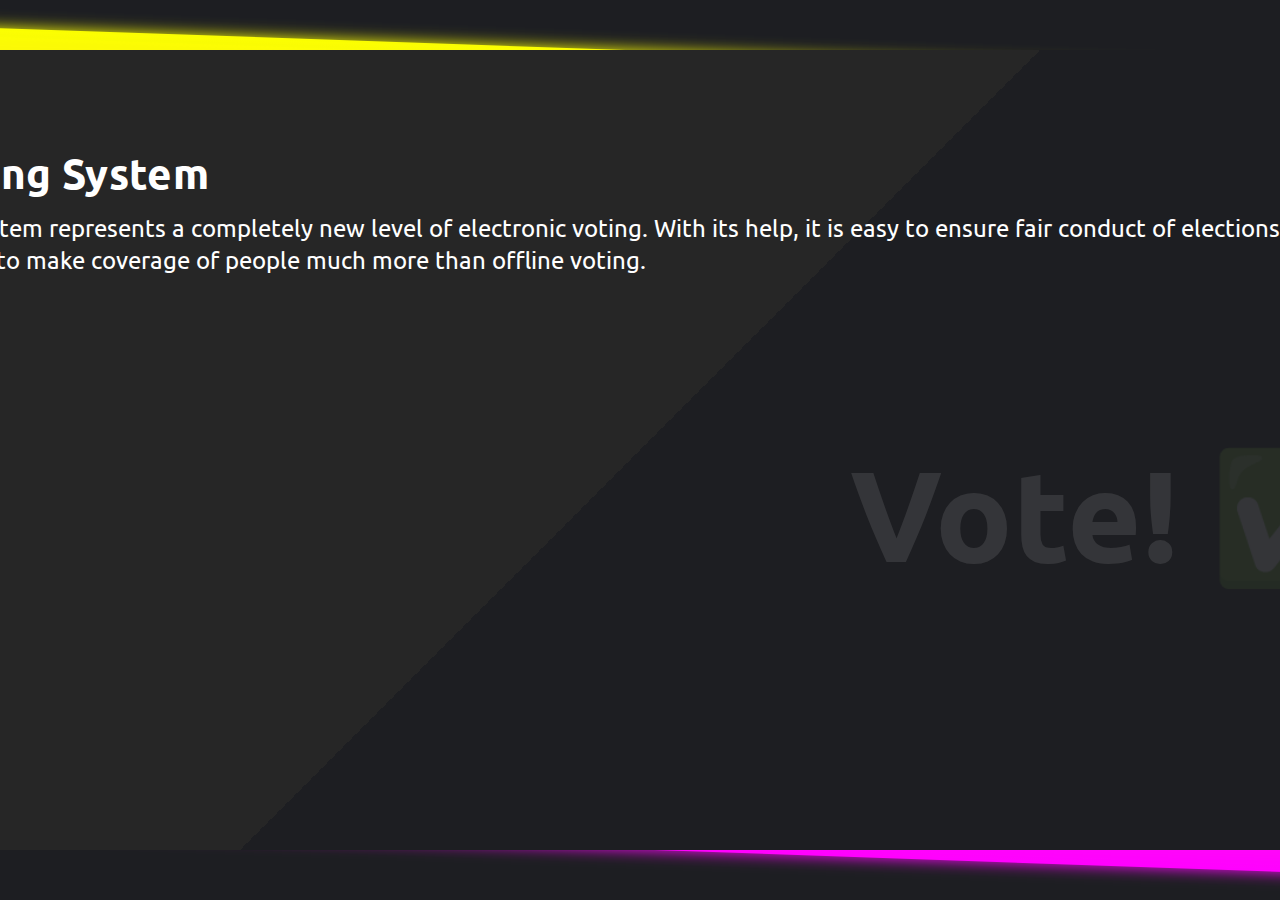
<file: index.html>
<!DOCTYPE html>

<html>
  <head>
    <meta charset="UTF-8">
    <title>Voting System</title>
    <link rel="stylesheet" href="style.css">
  </head>
  <body>
    <div class="box">
        <div class="item">
            <div class="layer"></div>
            <div class="title">Voting System</div>
            <div class="description">
                This system represents a completely new level of electronic voting.
                With its help, it is easy to ensure fair conduct of elections, 
                as well as to make coverage of people much more than offline voting.
            </div>
            <div class="button" onclick="document.location='https://github.com/Scopics/Voting-system'">GitHub</div>
          </div>
    </div>
  </body>
</html>
</file>
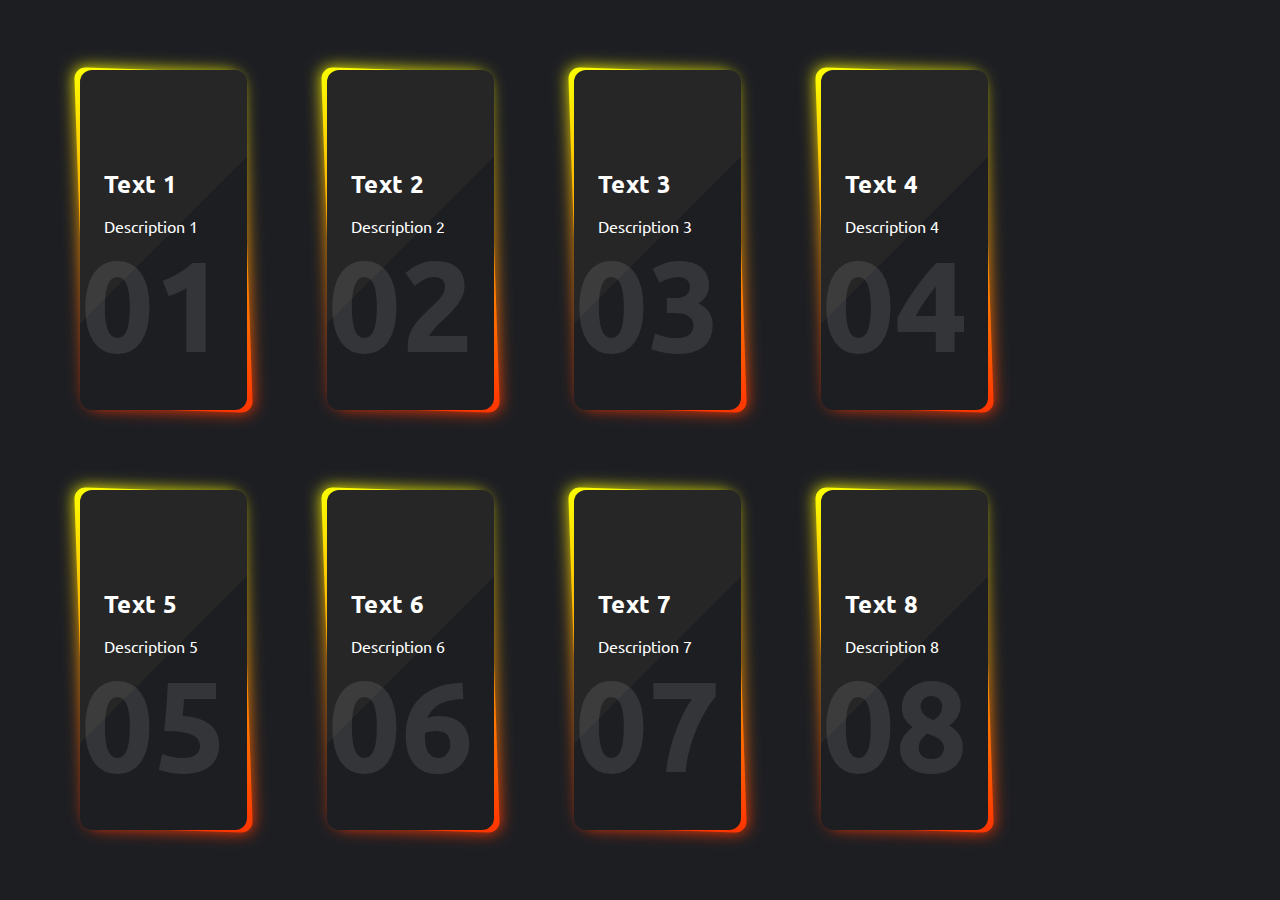
<file: InfoPage/index.html>
<html>
  <head>
    <meta charset="UTF-8">
    <title>Test info page</title>
    <link rel="stylesheet" href="style.css">
  </head>
  <body>
    <div class="box">
        <div class="item">
          <div class="layer"></div>
          <div class="title">Text 1</div>
          <div class="description">
            Description 1
          </div>
          <div class="button">About me</div>
        </div>
        <div class="item">
          <div class="layer"></div>
          <div class="title">Text 2</div>
          <div class="description">
            Description 2
          </div>
          <div class="button">About me</div>
        </div>
        <div class="item">
          <div class="layer"></div>
          <div class="title">Text 3</div>
          <div class="description">
            Description 3
          </div>
          <div class="button">About me</div>
        </div>
        <div class="item">
          <div class="layer"></div>
          <div class="title">Text 4</div>
          <div class="description">
            Description 4
          </div>
          <div class="button">About me</div>
        </div>
        <div class="item">
            <div class="layer"></div>
            <div class="title">Text 5</div>
            <div class="description">
              Description 5
            </div>
            <div class="button">About me</div>
          </div>
        <div class="item">
          <div class="layer"></div>
          <div class="title">Text 6</div>
          <div class="description">
            Description 6
          </div>
          <div class="button">About me</div>
        </div>
        <div class="item">
            <div class="layer"></div>
            <div class="title">Text 7</div>
            <div class="description">
              Description 7
            </div>
            <div class="button">About me</div>
        </div>
        <div class="item">
            <div class="layer"></div>
            <div class="title">Text 8</div>
            <div class="description">
              Description 8
            </div>
            <div class="button">About me</div>
        </div>
      </div>
  </body>
</html>
</file>
<file: style.css>
@import url("https://fonts.googleapis.com/css?family=Ubuntu:400,700&display=swap&subset=cyrillic");
* {
  margin: 0;
  padding: 0;
  box-sizing: border-box;
}

body {
  background: #1d1e22;
  padding: 40px;
  height: 100vh;
  display: flex;
  align-items: center;
  justify-content: center;
}

/* box */

.box {
  display: flex;
  flex-wrap: wrap;
}

.box .title {
  font: bold 42px/46px "Ubuntu", sans-serif;
  margin-bottom: 16px;
  letter-spacing: .4px;
}

.box .description {
  font: 24px/32px "Ubuntu", sans-serif;
  margin-bottom: 24px;
}

.box .item {
  margin: 40px;
  width: 1500px;
  height: 800px;
  border-radius: 12px;
  padding: 100px 24px;
  color: #ffffff;
  position: relative;
}

.box .item > * {
  position: relative;
  z-index: 2;
}

.box .item:before,
.box .item .layer,
.box .item .layer:before,
.box .item .layer:after {
  border-radius: inherit;
  position: absolute;
  top: 0;
  left: 0;
  right: 0;
  bottom: 0;
}

.box .item .layer {
  z-index: -1;
  transform: skew(2deg, 2deg);
}

.box .item .layer:before, .box .item .layer:after {
  content: ' ';
}

.box .item .layer:after {
  filter: blur(8px);
}

.box .item:before {
  content: ' ';
  background: linear-gradient(135deg, #262626 0%, #262626 50%, #1d1e22 50%, #1d1e22 100%);
}

.box .item:after {
  content: 'Vote! ✅';
  position: absolute;
  font: bold 10vw/1 "Ubuntu", sans-serif;
  top: 50%;
  right: 20px;
  transform-origin: top right;
  opacity: .1;
  transition:  top .4s ease, opacity .4s ease,  color .4s ease,  transform .4s ease;
}

.box .item .button {
  padding: 10px 20px;
  font: bold 16px/24px "Ubuntu", sans-serif;
  color: #fff;
  display: inline-block;
  cursor: pointer;
  border-radius: 4px;
  border: 2px solid #ffffff;
  transition: opacity .3s ease,  transform .3s ease,  color .3s ease, background-color .3s ease;
  transform: translateY(-100%);
  opacity: 0;
}

.box .item .layer:before, .box .item .layer:after {
  background: linear-gradient(180deg, #fbff00, #ff00ff);
}

.box .item:hover .button {
  transform: translateY(0);
  opacity: 1;
  color: #212121;
  background-color: #ffffff;
}

.box .item:hover:after {
  transform: scale(0.4);
  top: 24px;
  opacity: .5;
}

.box .item:hover:before {
  opacity: 0;
}
</file>
<file: InfoPage/style.css>
@import url("https://fonts.googleapis.com/css?family=Ubuntu:400,700&display=swap&subset=cyrillic");
* {
  margin: 0;
  padding: 0;
  box-sizing: border-box;
}

body {
  background: #1d1e22;
  padding: 40px;
  height: 100vh;
  display: flex;
  align-items: center;
}

.box {
  display: flex;
  flex-wrap: wrap;
  counter-reset: item-list;
}
.box .title {
  font: bold 24px/28px "Ubuntu", sans-serif;
  margin-bottom: 16px;
  letter-spacing: .4px;
}
.box .description {
  font: 16px/24px "Ubuntu", sans-serif;
  margin-bottom: 24px;
}
.box .item {
  margin: 40px;
  border-radius: 12px;
  padding: 100px 24px;
  color: #fff;
  position: relative;
}
@media (min-width: 1366px){
  .box .item{
    width: calc(25% - 80px);
  }
}

.box .item > * {
  position: relative;
  z-index: 2;
}
.box .item:before,
.box .item .layer,
.box .item .layer:before,
.box .item .layer:after {
  border-radius: inherit;
  position: absolute;
  top: 0;
  left: 0;
  right: 0;
  bottom: 0;
}
.box .item .layer {
  z-index: -1;
  transform: skew(2deg, 2deg);
}
.box .item .layer:before, .box .item .layer:after {
  content: ' ';
}
.box .item .layer:after {
  filter: blur(8px);
}
.box .item:before {
  content: ' ';
  background: linear-gradient(135deg, #262626 0%, #262626 50%, #1d1e22 50%, #1d1e22 100%);
}
.box .item:after {
  content: counter(item-list,decimal-leading-zero);
  counter-increment: item-list;
  position: absolute;
  font: bold 10vw/1 "Ubuntu", sans-serif;
  top: 50%;
  right: 20px;
  transform-origin: top right;
  opacity: .1;
  transition:  top .4s ease, opacity .4s ease,  color .4s ease,  transform .4s ease;
}
.box .item .button {
  padding: 10px 20px;
  font: bold 16px/24px "Ubuntu", sans-serif;
  color: #fff;
  display: inline-block;
  cursor: pointer;
  border-radius: 4px;
  border: 2px solid #fff;
  transition: opacity .3s ease,  transform .3s ease,  color .3s ease, background-color .3s ease;
  transform: translateY(-100%);
  opacity: 0;
}
.box .item .layer:before, .box .item .layer:after {
  background: linear-gradient(180deg, #fbff00, #ff3300);
}
.box .item:hover .button {
  transform: translateY(0);
  opacity: 1;
  color: #212121;
  background-color: #fff;
}
.box .item:hover:after {
  transform: scale(0.4);
  top: 24px;
  opacity: .5;
}
.box .item:hover:before {
  opacity: 0;
}
</file>
